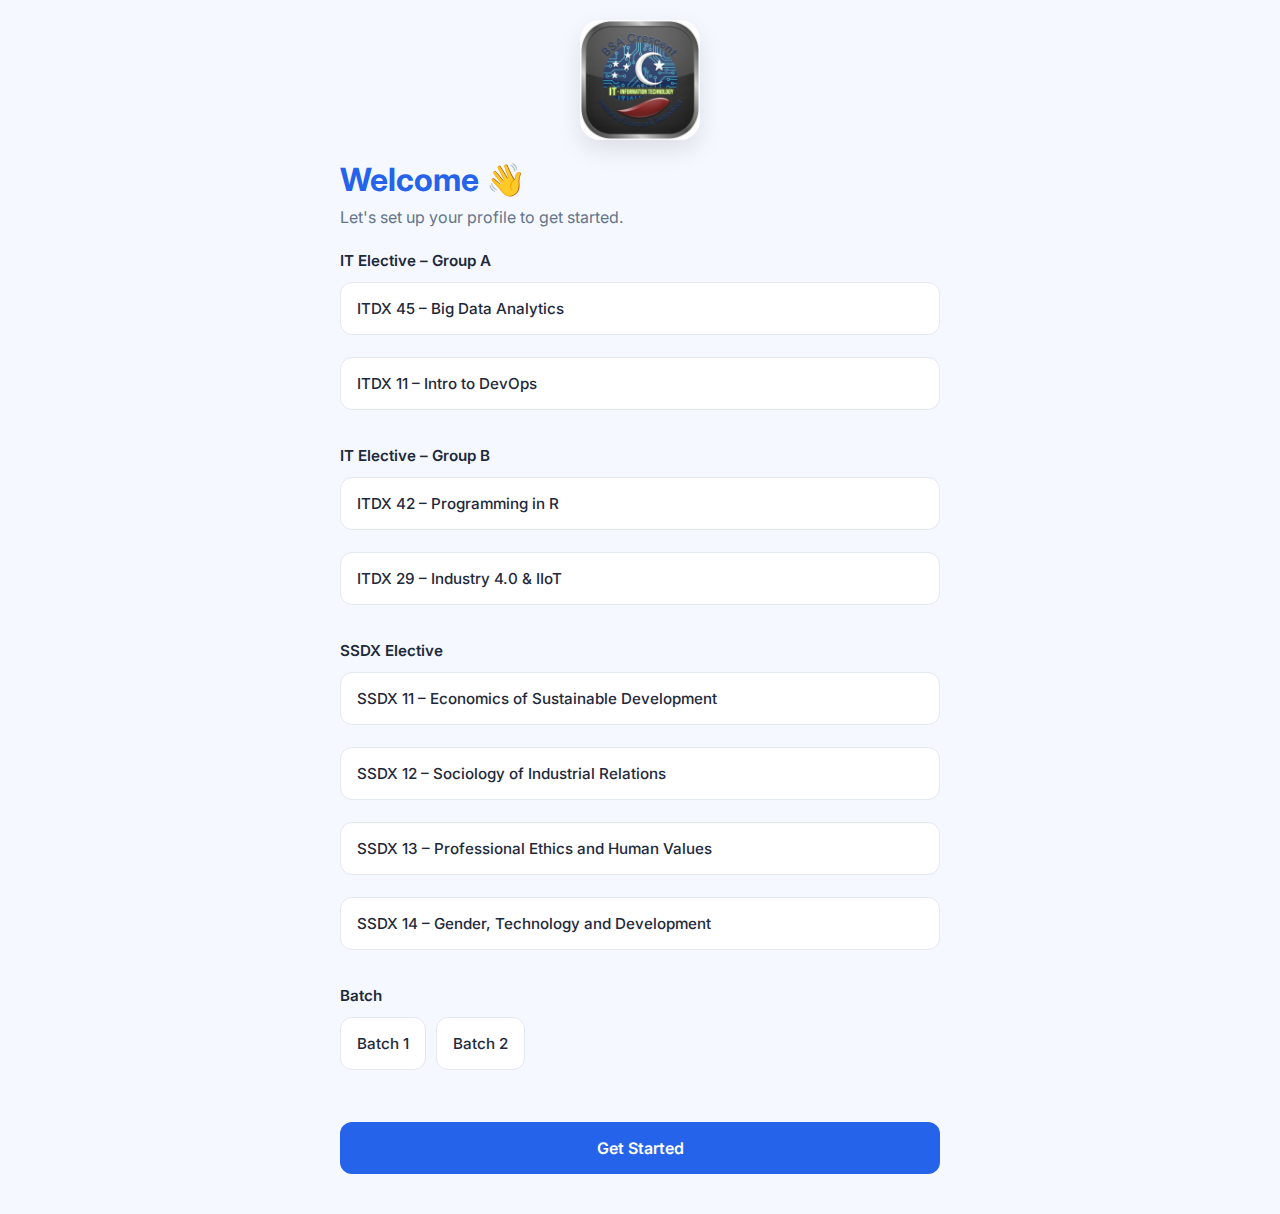
<file: index.html>
<!DOCTYPE html>
<html lang="en">

<head>
    <meta charset="UTF-8">
    <meta name="viewport" content="width=device-width, initial-scale=1.0, maximum-scale=1.0, user-scalable=no">
    <title>Student Attendance</title>
    <link rel="manifest" href="manifest.json">
    <meta name="theme-color" content="#ffffff">
    <meta name="apple-mobile-web-app-capable" content="yes">
    <meta name="apple-mobile-web-app-status-bar-style" content="black-translucent">
    <link rel="stylesheet" href="style.css">
    <link rel="icon" type="image/jpeg" href="assets/logo-new.jpg">
    <link rel="apple-touch-icon" href="assets/logo-new.jpg">
    <link rel="preconnect" href="https://fonts.googleapis.com">
    <link rel="preconnect" href="https://fonts.gstatic.com" crossorigin>
    <link href="https://fonts.googleapis.com/css2?family=Inter:wght@400;500;600;700&display=swap" rel="stylesheet">
</head>

<body>

    <!-- Setup Screen -->
    <div id="setup-screen" class="screen">
        <div class="setup-container">
            <div class="logo-wrapper">
                <img src="assets/logo-new.jpg" alt="Institute Logo" class="app-logo">
            </div>
            <h1>Welcome 👋</h1>
            <p>Let's set up your profile to get started.</p>

            <form id="setup-form">
                <div class="form-group">
                    <label>IT Elective – Group A</label>
                    <div class="radio-group">
                        <label class="radio-card">
                            <input type="radio" name="it_elective_a" value="ITDX 45" required>
                            <span>ITDX 45 – Big Data Analytics</span>
                        </label>
                        <label class="radio-card">
                            <input type="radio" name="it_elective_a" value="ITDX 11" required>
                            <span>ITDX 11 – Intro to DevOps</span>
                        </label>
                    </div>
                </div>

                <div class="form-group">
                    <label>IT Elective – Group B</label>
                    <div class="radio-group">
                        <label class="radio-card">
                            <input type="radio" name="it_elective_b" value="ITDX 42" required>
                            <span>ITDX 42 – Programming in R</span>
                        </label>
                        <label class="radio-card">
                            <input type="radio" name="it_elective_b" value="ITDX 29" required>
                            <span>ITDX 29 – Industry 4.0 & IIoT</span>
                        </label>
                    </div>
                </div>

                <div class="form-group">
                    <label>SSDX Elective</label>
                    <div class="radio-group">
                        <label class="radio-card">
                            <input type="radio" name="ssdx_elective" value="SSDX 11" required>
                            <span>SSDX 11 – Economics of Sustainable Development</span>
                        </label>
                        <label class="radio-card">
                            <input type="radio" name="ssdx_elective" value="SSDX 12" required>
                            <span>SSDX 12 – Sociology of Industrial Relations</span>
                        </label>
                        <label class="radio-card">
                            <input type="radio" name="ssdx_elective" value="SSDX 13" required>
                            <span>SSDX 13 – Professional Ethics and Human Values</span>
                        </label>
                        <label class="radio-card">
                            <input type="radio" name="ssdx_elective" value="SSDX 14" required>
                            <span>SSDX 14 – Gender, Technology and Development</span>
                        </label>
                    </div>
                </div>

                <div class="form-group">
                    <label>Batch</label>
                    <div class="radio-group horizontal">
                        <label class="radio-card">
                            <input type="radio" name="batch" value="1" required>
                            <span>Batch 1</span>
                        </label>
                        <label class="radio-card">
                            <input type="radio" name="batch" value="2" required>
                            <span>Batch 2</span>
                        </label>
                    </div>
                </div>

                <button type="submit" class="btn-primary">Get Started</button>
            </form>
        </div>
    </div>

    <!-- App Screen -->
    <div id="app-screen" class="screen hidden">
        <header class="app-header">
            <div class="header-top">
                <h1 id="month-display">January</h1>
                <button id="reset-btn" class="icon-btn" aria-label="Reset Setup">
                    <svg width="20" height="20" viewBox="0 0 24 24" fill="none" stroke="currentColor" stroke-width="2">
                        <path d="M3 12a9 9 0 1 0 9-9 9.75 9.75 0 0 0-6.74 2.74L3 8" />
                        <path d="M3 3v5h5" />
                    </svg>
                </button>
            </div>

            <div class="date-picker-wrapper">
                <div id="date-scroll" class="date-scroll">
                    <!-- Dates injected via JS -->
                </div>
            </div>
        </header>

        <main id="main-content">
            <div id="subjects-container" class="subjects-list">
                <!-- Subject cards injected via JS -->
                <div class="empty-state">Select a date to view classes</div>
            </div>
        </main>

        <section class="stats-overview">
            <h2>Attendance Overview</h2>
            <div class="overall-progress">
                <div class="circular-chart" id="overall-chart">
                    <!-- SVG Chart -->
                </div>
                <div class="overall-text">
                    <span id="overall-percentage">0%</span>
                    <small>Total Attendance</small>
                </div>
            </div>
            <div id="subject-stats-list" class="subject-stats-list">
                <!-- Stats rows -->
            </div>
        </section>
    </div>

    <script src="app.js"></script>
    <script>
        if ('serviceWorker' in navigator) {
            navigator.serviceWorker.register('service-worker.js')
                .then(reg => console.log('SW Registered'))
                .catch(err => console.error('SW Error', err));
        }
    </script>
</body>

</html>
</file>
<file: style.css>
:root {
    --primary: #2563EB;
    --primary-dark: #1E40AF;
    --bg: #F5F9FF;
    /* Soft Light Blue */
    --card-bg: #FFFFFF;
    --text-main: #1E293B;
    --text-secondary: #64748B;
    --success: #22C55E;
    --danger: #EF4444;
    --border: #E2E8F0;
    --shadow: 0 4px 6px -1px rgb(0 0 0 / 0.1), 0 2px 4px -2px rgb(0 0 0 / 0.05);
}

/* Dark Mode Variables */
body.dark-mode {
    --bg: #0F172A;
    --card-bg: #1E293B;
    --text-main: #F3F4F6;
    --text-secondary: #9CA3AF;
    --border: #334155;
    --shadow: 0 4px 6px -1px rgb(0 0 0 / 0.3);
}

* {
    box-sizing: border-box;
    margin: 0;
    padding: 0;
    font-family: 'Inter', system-ui, -apple-system, sans-serif;
    -webkit-tap-highlight-color: transparent;
}

body {
    background-color: var(--bg);
    color: var(--text-main);
    height: 100vh;
    display: flex;
    flex-direction: column;
    transition: background-color 0.3s ease, color 0.3s ease;
}

/* Screens */
.screen {
    width: 100%;
    min-height: 100vh;
    padding: 20px;
    transition: opacity 0.3s ease;
}

.hidden {
    display: none !important;
}

/* Setup Style */
.setup-container {
    max-width: 600px;
    margin: 0 auto;
    padding-bottom: 40px;
}

.setup-container h1 {
    font-size: 2rem;
    margin-bottom: 8px;
    color: var(--primary);
}

.setup-container p {
    color: var(--text-secondary);
    margin-bottom: 24px;
}

.form-group {
    margin-bottom: 24px;
}

.form-group label {
    display: block;
    font-weight: 600;
    margin-bottom: 12px;
    font-size: 0.95rem;
}

.radio-group {
    display: flex;
    flex-direction: column;
    gap: 10px;
}

.radio-group.horizontal {
    flex-direction: row;
}

.radio-card {
    position: relative;
    cursor: pointer;
}

.radio-card input {
    position: absolute;
    opacity: 0;
}

.radio-card span {
    display: flex;
    align-items: center;
    padding: 16px;
    background: var(--card-bg);
    border: 1px solid var(--border);
    border-radius: 12px;
    font-weight: 500;
    transition: all 0.2s ease;
}

.radio-card input:checked+span {
    border-color: var(--primary);
    background-color: #EFF6FF;
    color: var(--primary);
    box-shadow: 0 0 0 1px var(--primary);
}

.btn-primary {
    width: 100%;
    padding: 16px;
    background-color: var(--primary);
    color: white;
    border: none;
    border-radius: 12px;
    font-size: 1rem;
    font-weight: 600;
    cursor: pointer;
    margin-top: 16px;
}

/* App Header & Date Picker */
.app-header {
    position: sticky;
    top: 0;
    background: var(--bg);
    /* or backdrop-filter if supported */
    z-index: 10;
    padding-bottom: 10px;
}

.header-top {
    display: flex;
    justify-content: space-between;
    align-items: center;
    padding: 10px 0;
    margin-bottom: 10px;
}

.icon-btn {
    background: none;
    border: none;
    color: var(--text-secondary);
    cursor: pointer;
    padding: 8px;
}

.date-picker-wrapper {
    overflow: hidden;
    margin: 0 -20px;
    /* Bleed to edge */
}

.date-scroll {
    display: flex;
    gap: 12px;
    overflow-x: auto;
    padding: 10px 20px;
    scroll-snap-type: x mandatory;
    scrollbar-width: none;
    /* Firefox */
}

.date-scroll::-webkit-scrollbar {
    display: none;
}

.date-card {
    flex: 0 0 auto;
    width: 60px;
    height: 80px;
    background: var(--card-bg);
    border-radius: 16px;
    display: flex;
    flex-direction: column;
    justify-content: center;
    align-items: center;
    scroll-snap-align: center;
    border: 1px solid transparent;
    transition: all 0.2s ease;
    cursor: pointer;
    box-shadow: 0 2px 4px rgba(0, 0, 0, 0.05);
}

.date-card.selected {
    background: var(--primary);
    color: white;
    transform: scale(1.05);
    box-shadow: 0 4px 12px rgba(37, 99, 235, 0.3);
}

.date-day {
    font-size: 0.8rem;
    font-weight: 500;
    opacity: 0.8;
}

.date-num {
    font-size: 1.25rem;
    font-weight: 700;
    margin-top: 2px;
}

/* Main Content */
#main-content {
    flex: 1;
    padding-bottom: 40px;
}

.subject-card {
    background: var(--card-bg);
    border-radius: 16px;
    padding: 16px;
    margin-bottom: 16px;
    box-shadow: var(--shadow);
    display: flex;
    flex-direction: column;
    gap: 12px;
}

.subject-header {
    display: flex;
    justify-content: space-between;
    align-items: flex-start;
}

.subject-time {
    font-size: 0.85rem;
    color: var(--text-secondary);
    font-weight: 500;
    background: #F1F5F9;
    padding: 4px 8px;
    border-radius: 6px;
}

.subject-name {
    font-size: 1.1rem;
    font-weight: 700;
    margin: 8px 0 2px;
}

.subject-full-name {
    font-size: 0.95rem;
    color: var(--text-main);
    margin-bottom: 4px;
    font-weight: 500;
}

.subject-type {
    font-size: 0.85rem;
    color: var(--text-secondary);
}

.attendance-actions {
    display: flex;
    gap: 12px;
    margin-top: 8px;
}

.btn-action {
    flex: 1;
    padding: 12px;
    border-radius: 10px;
    border: 1px solid var(--border);
    background: transparent;
    font-weight: 600;
    cursor: pointer;
    transition: all 0.2s;
}

.btn-present {
    color: var(--success);
    border-color: var(--success);
}

.btn-absent {
    color: var(--danger);
    border-color: var(--danger);
}

/* Active States */
.btn-present.active {
    background: var(--success);
    color: white;
}

.btn-absent.active {
    background: var(--danger);
    color: white;
}

/* Break Card */
.break-card {
    text-align: center;
    padding: 16px;
    color: var(--text-secondary);
    font-style: italic;
    opacity: 0.7;
    font-size: 0.9rem;
}

/* Stats */
.stats-overview {
    background: var(--card-bg);
    border-radius: 20px 20px 0 0;
    padding: 24px 20px;
    box-shadow: 0 -4px 20px rgba(0, 0, 0, 0.05);
}

.overall-progress {
    display: flex;
    align-items: center;
    gap: 20px;
    margin: 20px 0;
}

.circular-chart {
    width: 60px;
    height: 60px;
    /* Placeholder for actual chart or simple CSS border */
    border-radius: 50%;
    background: conic-gradient(var(--primary) var(--pct, 0%), var(--bg) 0);
    display: flex;
    align-items: center;
    justify-content: center;
}

.circular-chart::before {
    content: '';
    width: 48px;
    height: 48px;
    background: var(--card-bg);
    border-radius: 50%;
}

.overall-text {
    display: flex;
    flex-direction: column;
}

#overall-percentage {
    font-size: 1.5rem;
    font-weight: 800;
    color: var(--text-main);
}

.subject-stats-list {
    display: flex;
    flex-direction: column;
    gap: 10px;
}

.stat-row {
    display: flex;
    justify-content: space-between;
    font-size: 0.9rem;
    padding: 8px 0;
    border-bottom: 1px solid var(--bg);
}

.stat-row span:last-child {
    font-weight: 600;
}

/* Logo Styles */
.logo-wrapper {
    display: flex;
    justify-content: center;
    margin-bottom: 20px;
}

.app-logo {
    width: 120px;
    height: 120px;
    object-fit: contain;
    border-radius: 20px;
    box-shadow: 0 10px 25px rgba(0, 0, 0, 0.1);
}

/* Holiday Button & State */
.btn-holiday {
    display: block;
    width: 100%;
    margin-top: 20px;
    padding: 14px;
    border-radius: 12px;
    border: 2px dashed var(--border);
    background: transparent;
    color: var(--text-secondary);
    font-weight: 600;
    cursor: pointer;
    transition: all 0.2s;
}

.btn-holiday.add:hover {
    border-color: var(--primary);
    color: var(--primary);
    background: #EFF6FF;
}

.btn-holiday.remove {
    border-color: var(--danger);
    color: var(--danger);
    background: #FEF2F2;
}

.holiday-msg {
    text-align: center;
    padding: 40px 20px;
    background: var(--card-bg);
    border-radius: 16px;
    box-shadow: var(--shadow);
}


/* Profile Styles */
.header-right {
    display: flex;
    align-items: center;
    gap: 8px;
    margin-left: auto;
}

.profile-trigger {
    width: 36px;
    height: 36px;
    border-radius: 50%;
    border: 2px solid var(--border);
    padding: 0;
    overflow: hidden;
    cursor: pointer;
    background: var(--card-bg);
    display: flex;
    align-items: center;
    justify-content: center;
}

.profile-trigger img {
    width: 100%;
    height: 100%;
    object-fit: cover;
}

.default-avatar {
    width: 100%;
    height: 100%;
    background: #E2E8F0;
    color: #64748B;
    display: flex;
    align-items: center;
    justify-content: center;
    font-weight: 600;
    font-size: 0.9rem;
}

/* Drawer */
.drawer-overlay {
    position: fixed;
    top: 0;
    left: 0;
    width: 100%;
    height: 100%;
    background: rgba(0, 0, 0, 0.3);
    z-index: 99;
    backdrop-filter: blur(2px);
    opacity: 0;
    pointer-events: none;
    transition: opacity 0.3s ease;
}

.drawer-overlay.active {
    opacity: 1;
    pointer-events: auto;
}

.drawer {
    position: fixed;
    top: 0;
    right: -100%;
    /* Hidden */
    width: 85%;
    max-width: 320px;
    height: 100%;
    background: var(--bg);
    z-index: 100;
    box-shadow: -5px 0 25px rgba(0, 0, 0, 0.1);
    transition: right 0.3s cubic-bezier(0.4, 0.0, 0.2, 1);
    display: flex;
    flex-direction: column;
}

.drawer.active {
    right: 0;
}

.drawer-header {
    padding: 20px;
    display: flex;
    justify-content: space-between;
    align-items: center;
    border-bottom: 1px solid var(--border);
    background: var(--card-bg);
}

.drawer-header h2 {
    font-size: 1.25rem;
    margin: 0;
}

.drawer-content {
    padding: 20px;
    flex: 1;
    overflow-y: auto;
}

/* Profile Form */
.profile-upload {
    display: flex;
    flex-direction: column;
    align-items: center;
    gap: 12px;
    margin-bottom: 24px;
}

.profile-preview {
    width: 100px;
    height: 100px;
    border-radius: 50%;
    border: 3px solid var(--primary);
    overflow: hidden;
    background: var(--card-bg);
    position: relative;
    cursor: pointer;
}

.profile-preview img {
    width: 100%;
    height: 100%;
    object-fit: cover;
}

.upload-label {
    font-size: 0.9rem;
    color: var(--primary);
    font-weight: 600;
    cursor: pointer;
}

.drawer-input {
    width: 100%;
    padding: 14px;
    border-radius: 12px;
    border: 1px solid var(--border);
    background: var(--card-bg);
    margin-bottom: 20px;
    font-size: 1rem;
}

/* --- UI ENHANCEMENTS --- */

/* Progress Bar in Card */
.subject-progress-bar {
    height: 6px;
    background: #F1F5F9;
    border-radius: 3px;
    margin: 8px 0;
    overflow: hidden;
    position: relative;
}

.progress-fill {
    height: 100%;
    border-radius: 3px;
    transition: width 0.3s ease, background-color 0.3s ease;
}

/* Colors for progress */
.progress-green {
    background-color: var(--success);
}

.progress-yellow {
    background-color: #F59E0B;
}

.progress-red {
    background-color: var(--danger);
}

.progress-text {
    font-size: 0.75rem;
    color: var(--text-secondary);
    text-align: right;
    margin-top: -8px;
    margin-bottom: 8px;
}

/* Horizontal Overall Bar */
.overall-bar-container {
    margin-top: 10px;
    width: 100%;
    height: 8px;
    background: #F1F5F9;
    border-radius: 4px;
    overflow: hidden;
}

.overall-bar-fill {
    height: 100%;
    background: var(--primary);
    transition: width 0.5s ease;
}

/* Clickable Stats Circle */
.circular-chart {
    cursor: pointer;
    transition: transform 0.2s;
}

.circular-chart:active {
    transform: scale(0.95);
}

/* History Page */
.filter-bar {
    display: flex;
    gap: 10px;
    padding: 0 20px 10px;
    border-bottom: 1px solid var(--border);
    margin-bottom: 10px;
}

.filter-btn {
    padding: 6px 12px;
    border: 1px solid var(--border);
    background: var(--card-bg);
    border-radius: 20px;
    font-size: 0.9rem;
    cursor: pointer;
}

.filter-btn.active {
    background: var(--primary);
    color: white;
    border-color: var(--primary);
}

.history-list {
    padding: 20px;
}

.history-item {
    background: var(--card-bg);
    border: 1px solid var(--border);
    border-radius: 12px;
    padding: 12px;
    margin-bottom: 10px;
    display: flex;
    justify-content: space-between;
    align-items: center;
}

.history-item.present {
    background-color: #ECFDF5;
    border-color: #A7F3D0;
}

.history-item.absent {
    background-color: #FEF2F2;
    border-color: #FECACA;
}

.history-info p {
    margin: 0;
    color: var(--text-secondary);
    font-size: 0.85rem;
}

/* Saturday Modal */
.modal-overlay {
    position: fixed;
    top: 0;
    left: 0;
    right: 0;
    bottom: 0;
    background: rgba(0, 0, 0, 0.5);
    display: flex;
    align-items: center;
    justify-content: center;
    z-index: 2000;
}

.modal-overlay.hidden {
    display: none;
}

.modal-content {
    background: white;
    padding: 24px;
    border-radius: 16px;
    width: 90%;
    max-width: 320px;
    text-align: center;
}

.modal-content h3 {
    margin-bottom: 12px;
}

.modal-content p {
    color: var(--text-secondary);
    margin-bottom: 20px;
    font-size: 0.9rem;
}

.day-options {
    display: grid;
    grid-template-columns: 1fr 1fr;
    gap: 10px;
    margin-bottom: 20px;
}

.day-btn {
    padding: 10px;
    border: 1px solid var(--border);
    border-radius: 8px;
    background: var(--card-bg);
    cursor: pointer;
    font-weight: 500;
}

.day-btn:hover {
    background: #f8fafc;
}

.btn-secondary {
    width: 100%;
    padding: 12px;
    background: #f1f5f9;
    border: none;
    border-radius: 8px;
    font-weight: 600;
    color: var(--text-main);
    cursor: pointer;
}

/* Saturday Control */
.saturday-control {
    background: #F0F9FF;
    border: 1px solid #BAE6FD;
    padding: 16px;
    border-radius: 12px;
    margin-bottom: 20px;
    text-align: center;
}

.saturday-control h4 {
    margin: 0 0 4px;
    color: #0369A1;
}

.saturday-control p {
    margin: 0 0 12px;
    color: #0C4A6E;
    font-size: 0.85rem;
}

.saturday-add-btn {
    background: #0EA5E9;
    color: white;
    border: none;
    padding: 8px 16px;
    border-radius: 20px;
    font-weight: 600;
    cursor: pointer;
    display: flex;
    align-items: center;
    gap: 6px;
    margin: 0 auto;
}

.saturday-active-info {
    display: flex;
    justify-content: space-between;
    align-items: center;
    background: #F0FDF4;
    border: 1px solid #BBF7D0;
    padding: 12px;
    border-radius: 10px;
    margin-bottom: 15px;
}

.saturday-active-text {
    color: #15803D;
    font-weight: 500;
    font-size: 0.9rem;
}

.btn-remove-saturday {
    color: #DC2626;
    background: transparent;
    border: 1px solid #DC2626;
    padding: 4px 10px;
    border-radius: 6px;
    font-size: 0.8rem;
    cursor: pointer;
}

/* Notes Page */
.notes-container {
    padding: 20px;
    display: flex;
    flex-direction: column;
    height: calc(100vh - 70px);
}

.notes-area {
    flex: 1;
    width: 100%;
    padding: 16px;
    border: 1px solid var(--border);
    border-radius: 12px;
    background: var(--card-bg);
    font-size: 1rem;
    line-height: 1.5;
    resize: none;
    margin-bottom: 10px;
}

.notes-status {
    text-align: right;
    font-size: 0.85rem;
    color: var(--text-secondary);
    height: 20px;
}

/* Bulk Action Bar */
.bulk-actions-bar {
    display: flex;
    gap: 15px;
    padding: 5px 5px 20px 5px;
    justify-content: center;
    width: 100%;
}

.btn-bulk-action {
    flex: 1;
    max-width: 180px;
    padding: 12px 0;
    border: none;
    border-radius: 50px;
    /* Pill shape */
    color: white;
    font-weight: 600;
    font-size: 0.95rem;
    cursor: pointer;
    box-shadow: 0 4px 6px rgba(0, 0, 0, 0.1);
    transition: transform 0.1s, box-shadow 0.1s;
    text-align: center;
    display: flex;
    align-items: center;
    justify-content: center;
    gap: 8px;
}

.btn-bulk-action:active {
    transform: scale(0.97);
    box-shadow: 0 2px 4px rgba(0, 0, 0, 0.1);
}

.btn-present-all {
    background: linear-gradient(135deg, #22C55E 0%, #4ADE80 100%);
}

.btn-absent-all {
    background: linear-gradient(135deg, #EF4444 0%, #F87171 100%);
}

/* Dark mode contrast */
body.dark-mode .btn-present-all {
    box-shadow: 0 4px 6px rgba(34, 197, 94, 0.1);
}

body.dark-mode .btn-absent-all {
    box-shadow: 0 4px 6px rgba(239, 68, 68, 0.1);
}
</file>
